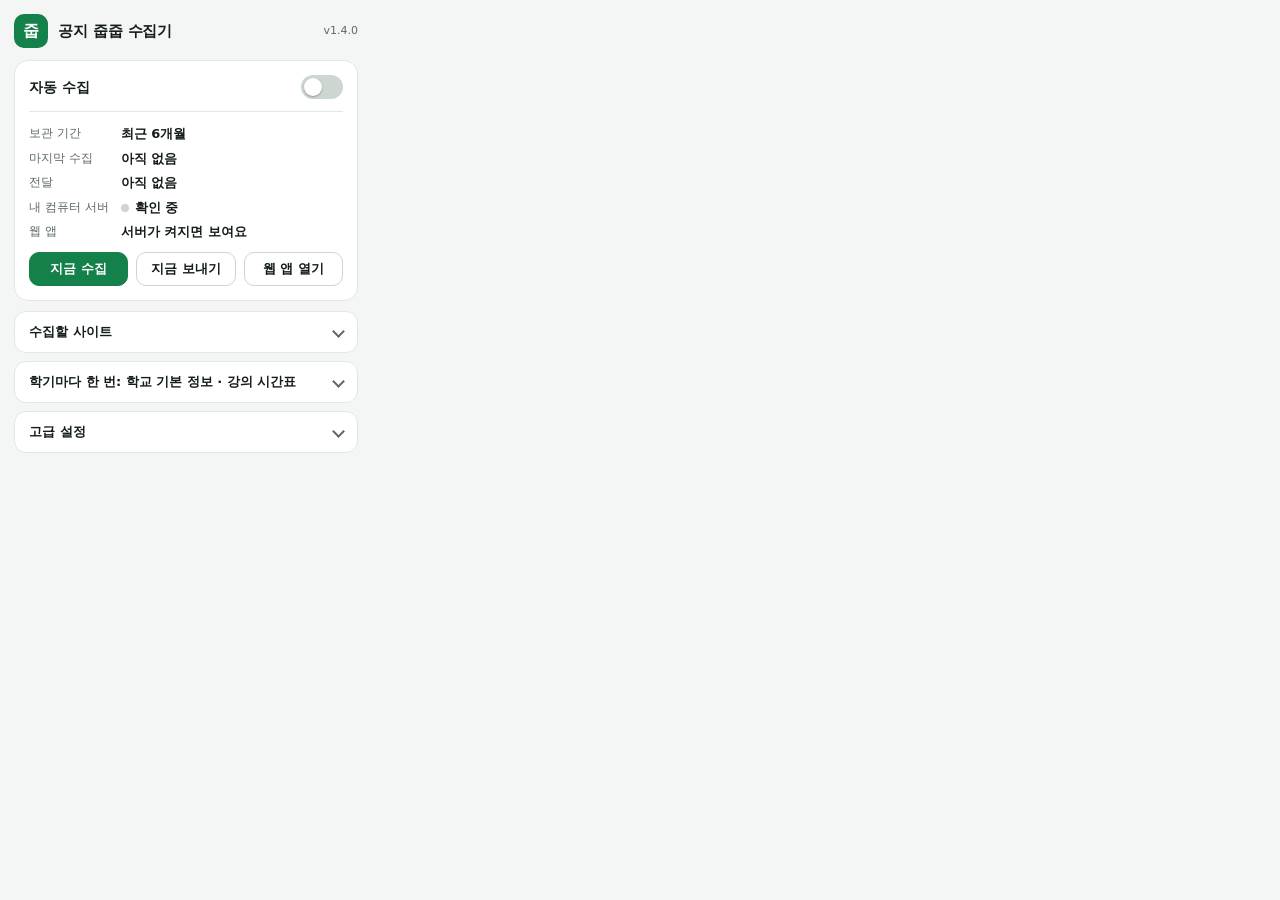
<file: collector/popup/popup.html>
<!doctype html>
<html lang="ko">
<head>
  <meta charset="utf-8">
  <title>공지 줍줍 수집기</title>
  <link rel="stylesheet" href="popup.css">
</head>
<body>
  <header class="head">
    <span class="logo" aria-hidden="true">줍</span>
    <div class="head-text">
      <h1>공지 줍줍 수집기</h1>
      <p id="site" class="muted"></p>
    </div>
    <span class="ver" id="ver"></span>
  </header>

  <!-- 상태 요약: 자동 수집 · 마지막 수집 · 전달 -->
  <section class="card hero">
    <label class="switch-row">
      <span><strong>자동 수집</strong><small id="autoHint"></small></span>
      <input type="checkbox" id="auto" class="switch" role="switch">
    </label>
    <dl class="facts">
      <dt>보관 기간</dt><dd id="keepInfo">최근 6개월</dd>
      <dt>마지막 수집</dt><dd id="lastRun">아직 없음</dd>
      <dt>전달</dt><dd id="delivery">아직 없음</dd>
      <dt>내 컴퓨터 서버</dt><dd id="server"><span class="dot"></span><span id="serverText">확인 중</span></dd>
      <dt>웹 앱</dt><dd id="appInfo">서버가 켜지면 보여요</dd>
    </dl>
    <div class="app-progress" id="appProgress" hidden><div class="bar"><i id="appBar"></i></div></div>
    <div class="titles" id="titlesBox" hidden>
      <p class="titles-head" id="titlesHead">새로 받은 공지</p>
      <ul id="titles"></ul>
    </div>
    <div class="progress" id="progress" hidden>
      <p id="progressText"></p>
      <div class="bar"><i id="progressBar"></i></div>
    </div>
    <p class="status" id="heroStatus" role="status"></p>
    <div class="row">
      <button id="collectNow" class="primary">지금 수집</button>
      <button id="cancel" hidden>중지</button>
      <button id="sendNow">지금 보내기</button>
      <button id="openApp" title="내 컴퓨터 서버가 보여 주는 최신 웹 앱을 엽니다">웹 앱 열기</button>
    </div>
  </section>

  <p class="counts" id="counts"></p>

  <details class="fold" id="sitesBox">
    <summary>수집할 사이트</summary>
    <div id="sites" class="checks"></div>
    <p class="muted">자동 수집과 "지금 수집"은 켜 둔 사이트를 잠깐 백그라운드 탭으로 열어 새 글만 받고 닫습니다. 이음은 로그인해 둔 경우에만 받습니다.</p>
  </details>

  <details class="fold" id="tabBox" hidden>
    <summary>이 탭에서 직접 수집</summary>
    <div id="boards"></div>
    <label class="opt"><input type="checkbox" id="full"> 처음부터 전부 다시 수집</label>
    <label class="opt">투데이뉴스는 최근 <input type="number" id="newsLimit" value="300" min="50" step="50"> 건까지</label>
    <div class="row">
      <button id="start" class="primary">이 탭에서 수집</button>
      <button id="stop" hidden>중지</button>
    </div>
    <div id="status" class="status" role="status"></div>
  </details>

  <details class="fold" id="semBox">
    <summary>학기마다 한 번: 학교 기본 정보 · 강의 시간표</summary>
    <h2>학교 기본 정보</h2>
    <p class="muted">학사일정·요람은 <a href="https://www.kku.ac.kr/" target="_blank" rel="noopener">www.kku.ac.kr</a> 탭에서, 학칙·규정은 <a href="https://rule.konkuk.ac.kr/lmxsrv/main/main.do" target="_blank" rel="noopener">규정정보시스템</a> 탭에서 받습니다.</p>
    <div class="row">
      <button id="refStart">이 사이트에서 기본 정보 받기</button>
      <button id="refExport">파일로 저장</button>
    </div>
    <div id="refStatus" class="status" role="status"></div>
    <p id="refSummary" class="muted pre"></p>

    <h2>강의 시간표 & 담당 교수</h2>
    <p class="muted"><a href="https://kis.kku.ac.kr/" target="_blank" rel="noopener">학사정보시스템(KIS)</a> 로그인 후 과목조회/시간표를 열거나, <a href="https://everytime.kr/" target="_blank" rel="noopener">에브리타임</a> 시간표를 열면 과목명·시간·담당 교수명이 자동으로 공지 줍줍에 연동됩니다.</p>
    <div class="row">
      <button id="lecFetch" class="primary">지금 KIS 시간표 받기</button>
      <a href="https://kis.kku.ac.kr/" target="_blank" rel="noopener" class="btn-link" style="text-decoration:none;display:inline-flex;align-items:center;padding:7px 12px;border:1px solid #333;border-radius:6px;font-size:12px;color:#eee;">KIS 열기 ↗</a>
      <a href="https://everytime.kr/" target="_blank" rel="noopener" class="btn-link" style="text-decoration:none;display:inline-flex;align-items:center;padding:7px 12px;border:1px solid #333;border-radius:6px;font-size:12px;color:#eee;">에타 열기 ↗</a>
    </div>
    <p class="muted" style="margin-top:6px;font-size:11px;color:#9bc;">💡 KIS [종합강의시간표조회] 화면을 열어두면 1,474개 전 과목·분반별 교수 데이터가 원클릭으로 즉시 수집됩니다.</p>
    <div id="lecStatus" class="status" role="status"></div>
    <p id="lecSummary" class="muted pre"></p>
  </details>

  <details class="fold" id="advBox">
    <summary>고급 설정</summary>
    <label class="field">공지 보관 기간
      <select id="keepMonths">
        <option value="6">최근 6개월 (한 학기 이상)</option>
        <option value="12">최근 1년 (두 학기)</option>
      </select>
    </label>
    <p class="muted" id="keepHint">이 기간에 올라온 공지를 빠짐없이 모으고, 웹 앱에도 이 기간만큼 남겨 둡니다. 기간을 늘리면 다음 수집 때 그만큼 거슬러 올라가 채웁니다.</p>
    <label class="field">수집 간격
      <select id="interval">
        <option value="1">1시간마다</option>
        <option value="3">3시간마다</option>
        <option value="6">6시간마다</option>
        <option value="12">12시간마다</option>
        <option value="24">하루에 한 번</option>
      </select>
    </label>
    <label class="check notify-row"><input type="checkbox" id="notify"> <span>새 공지 알림<small>새 공지를 받거나 웹 앱에 반영되면, 그리고 웹 앱에서 저장한 공지의 마감 하루 전·당일에 알려 줘요</small></span></label>
    <label class="field">내 컴퓨터 서버 주소
      <input type="text" id="serverUrl" spellcheck="false" autocomplete="off">
    </label>
    <p class="muted">서버(run_server.bat)가 켜져 있으면 모은 자료를 바로 넘겨 공지 처리까지 자동으로 이어집니다. 꺼져 있으면 다운로드 폴더에 파일로 저장합니다.</p>
    <div class="row">
      <button id="export">공지 파일로 저장</button>
      <button id="lecExport">시간표 파일로 저장</button>
    </div>
    <div class="row">
      <button id="clear" class="danger">모은 자료 지우기</button>
    </div>
  </details>

  <script src="../config.js"></script>
  <script src="reference-popup.js"></script>
  <script src="popup.js"></script>
</body>
</html>
</file>
<file: collector/popup/popup.css>
/* 공지 줍줍 수집기 팝업: 웹 앱과 같은 초록 포인트, 라이트·다크 자동 */
:root {
  color-scheme: light dark;
  --bg: #f4f6f5; --surface: #ffffff; --surface-2: #f1f5f3; --fg: #141d18; --muted: #5c6962; --line: #e1e7e3; --line-strong: #cdd6d0;
  --accent: #14804a; --accent-strong: #0d6438; --accent-soft: #e5f4eb; --on-accent: #ffffff; --danger: #c5362e; --warn: #8a5300;
}
@media (prefers-color-scheme: dark) {
  :root {
    --bg: #0d1310; --surface: #151c18; --surface-2: #1b2520; --fg: #e7eeea; --muted: #9daba3; --line: #25312a; --line-strong: #34433a;
    --accent: #35b073; --accent-strong: #7adba9; --accent-soft: #163423; --on-accent: #06140c; --danger: #ff8d83; --warn: #f0ba62;
  }
}
* { box-sizing: border-box; }
[hidden] { display: none !important; }
body {
  width: 372px; margin: 0; padding: 14px; background: var(--bg); color: var(--fg);
  font: 13px/1.5 "Pretendard Variable", Pretendard, system-ui, "Malgun Gothic", "Apple SD Gothic Neo", sans-serif;
}
h1 { margin: 0; font-size: 15px; letter-spacing: -0.01em; }
h2 { margin: 12px 0 2px; font-size: 13px; }
a { color: var(--accent-strong); }
.muted { margin: 2px 0 8px; color: var(--muted); font-size: 12px; }
.pre { white-space: pre-line; }

.head { display: flex; align-items: center; gap: 10px; margin-bottom: 12px; }
.logo { display: grid; place-items: center; flex: none; width: 34px; height: 34px; border-radius: 10px; background: var(--accent); color: var(--on-accent); font-weight: 800; font-size: 16px; }
.head-text { flex: 1; min-width: 0; }
.head-text .muted { margin: 0; }
.ver { font-size: 11px; color: var(--muted); font-variant-numeric: tabular-nums; }

.card { padding: 14px; border-radius: 14px; border: 1px solid var(--line); background: var(--surface); }
.switch-row { display: flex; align-items: center; justify-content: space-between; gap: 12px; cursor: pointer; }
.switch-row strong { display: block; font-size: 14px; }
.switch-row small { display: block; color: var(--muted); font-size: 12px; }
.switch { appearance: none; flex: none; position: relative; width: 42px; height: 24px; margin: 0; border-radius: 12px; background: var(--line-strong); cursor: pointer; transition: background-color .15s; }
.switch::after { content: ""; position: absolute; top: 3px; left: 3px; width: 18px; height: 18px; border-radius: 50%; background: #fff; transition: translate .15s; box-shadow: 0 1px 2px rgba(0, 0, 0, .3); }
.switch:checked { background: var(--accent); }
.switch:checked::after { translate: 18px 0; }
.switch:focus-visible, button:focus-visible, input:focus-visible, select:focus-visible, summary:focus-visible { outline: 2px solid var(--accent); outline-offset: 2px; }

.facts { display: grid; grid-template-columns: max-content minmax(0, 1fr); gap: 5px 12px; margin: 12px 0 0; padding-top: 12px; border-top: 1px solid var(--line); }
.facts dt { color: var(--muted); font-size: 12px; }
.facts dd { margin: 0; font-weight: 600; overflow-wrap: anywhere; }
.dot { display: inline-block; width: 8px; height: 8px; margin-right: 6px; border-radius: 50%; background: var(--line-strong); }
.dot.on { background: var(--accent); }
.dot.off { background: var(--warn); }
.dot.busy { background: var(--accent); animation: pulse 1.2s ease-in-out infinite; }
@keyframes pulse { 50% { opacity: .35; } }
@media (prefers-reduced-motion: reduce) { .dot.busy { animation: none; } }
.app-progress { margin-top: 8px; }

.titles { margin-top: 12px; padding: 10px 12px; border-radius: 10px; background: var(--surface-2); }
.titles-head { margin: 0 0 4px; font-size: 12px; font-weight: 700; color: var(--accent-strong); }
.titles ul { margin: 0; padding: 0; list-style: none; display: grid; gap: 2px; }
.titles li { font-size: 12px; white-space: nowrap; overflow: hidden; text-overflow: ellipsis; }
.titles li::before { content: "· "; color: var(--muted); }
.titles li.more { color: var(--muted); }
.titles li.more::before { content: ""; }
.notify-row { align-items: flex-start; margin: 4px 0 8px; }
.notify-row span { display: grid; }
.notify-row small { margin-left: 0 !important; white-space: normal !important; }

.progress { margin-top: 12px; }
.progress p { margin: 0 0 4px; font-size: 12px; color: var(--muted); }
.bar { height: 6px; border-radius: 3px; background: var(--surface-2); overflow: hidden; }
.bar i { display: block; height: 100%; width: 0; background: var(--accent); transition: width .3s ease; }

.row { display: flex; gap: 8px; margin-top: 10px; }
button {
  flex: 1; min-height: 34px; padding: 0 10px; border: 1px solid var(--line-strong); border-radius: 10px;
  background: var(--surface); color: var(--fg); font: inherit; font-weight: 600; cursor: pointer;
}
button:hover:not(:disabled) { border-color: var(--accent); color: var(--accent-strong); }
button:disabled { opacity: .5; cursor: default; }
button.primary { background: var(--accent); border-color: var(--accent); color: var(--on-accent); }
button.primary:hover:not(:disabled) { color: var(--on-accent); filter: brightness(1.06); }
button.danger { color: var(--danger); }
.status { margin: 8px 0 0; min-height: 0; font-size: 12px; white-space: pre-line; color: var(--muted); }
.status:empty { display: none; }
.status.error { color: var(--danger); }

.counts { margin: 10px 2px; color: var(--muted); font-size: 12px; }

.fold { margin-top: 8px; padding: 0 14px; border-radius: 12px; border: 1px solid var(--line); background: var(--surface); }
.fold > summary { display: flex; align-items: center; min-height: 40px; font-weight: 600; cursor: pointer; list-style: none; }
.fold > summary::-webkit-details-marker { display: none; }
.fold > summary::after { content: ""; margin-left: auto; width: 7px; height: 7px; border-right: 2px solid var(--muted); border-bottom: 2px solid var(--muted); rotate: 45deg; transition: rotate .15s; }
.fold[open] > summary::after { rotate: -135deg; translate: 0 3px; }
.fold[open] { padding-bottom: 12px; }

.checks, #boards { display: grid; gap: 2px; margin-bottom: 6px; }
#boards { max-height: 200px; overflow: auto; padding: 4px 8px; border: 1px solid var(--line); border-radius: 8px; }
.check, .board { display: flex; align-items: center; gap: 8px; min-height: 26px; }
.check small, .board .count { margin-left: auto; color: var(--muted); font-size: 12px; white-space: nowrap; }
input[type="checkbox"]:not(.switch) { width: 15px; height: 15px; margin: 0; accent-color: var(--accent); }
.opt { display: block; margin: 4px 0; }
.opt input[type="number"] { width: 64px; }
.field { display: grid; gap: 4px; margin: 4px 0 8px; font-size: 12px; color: var(--muted); }
input[type="text"], input[type="number"], select {
  height: 32px; padding: 0 8px; border: 1px solid var(--line-strong); border-radius: 8px; background: var(--surface); color: var(--fg); font: inherit;
}
</file>
